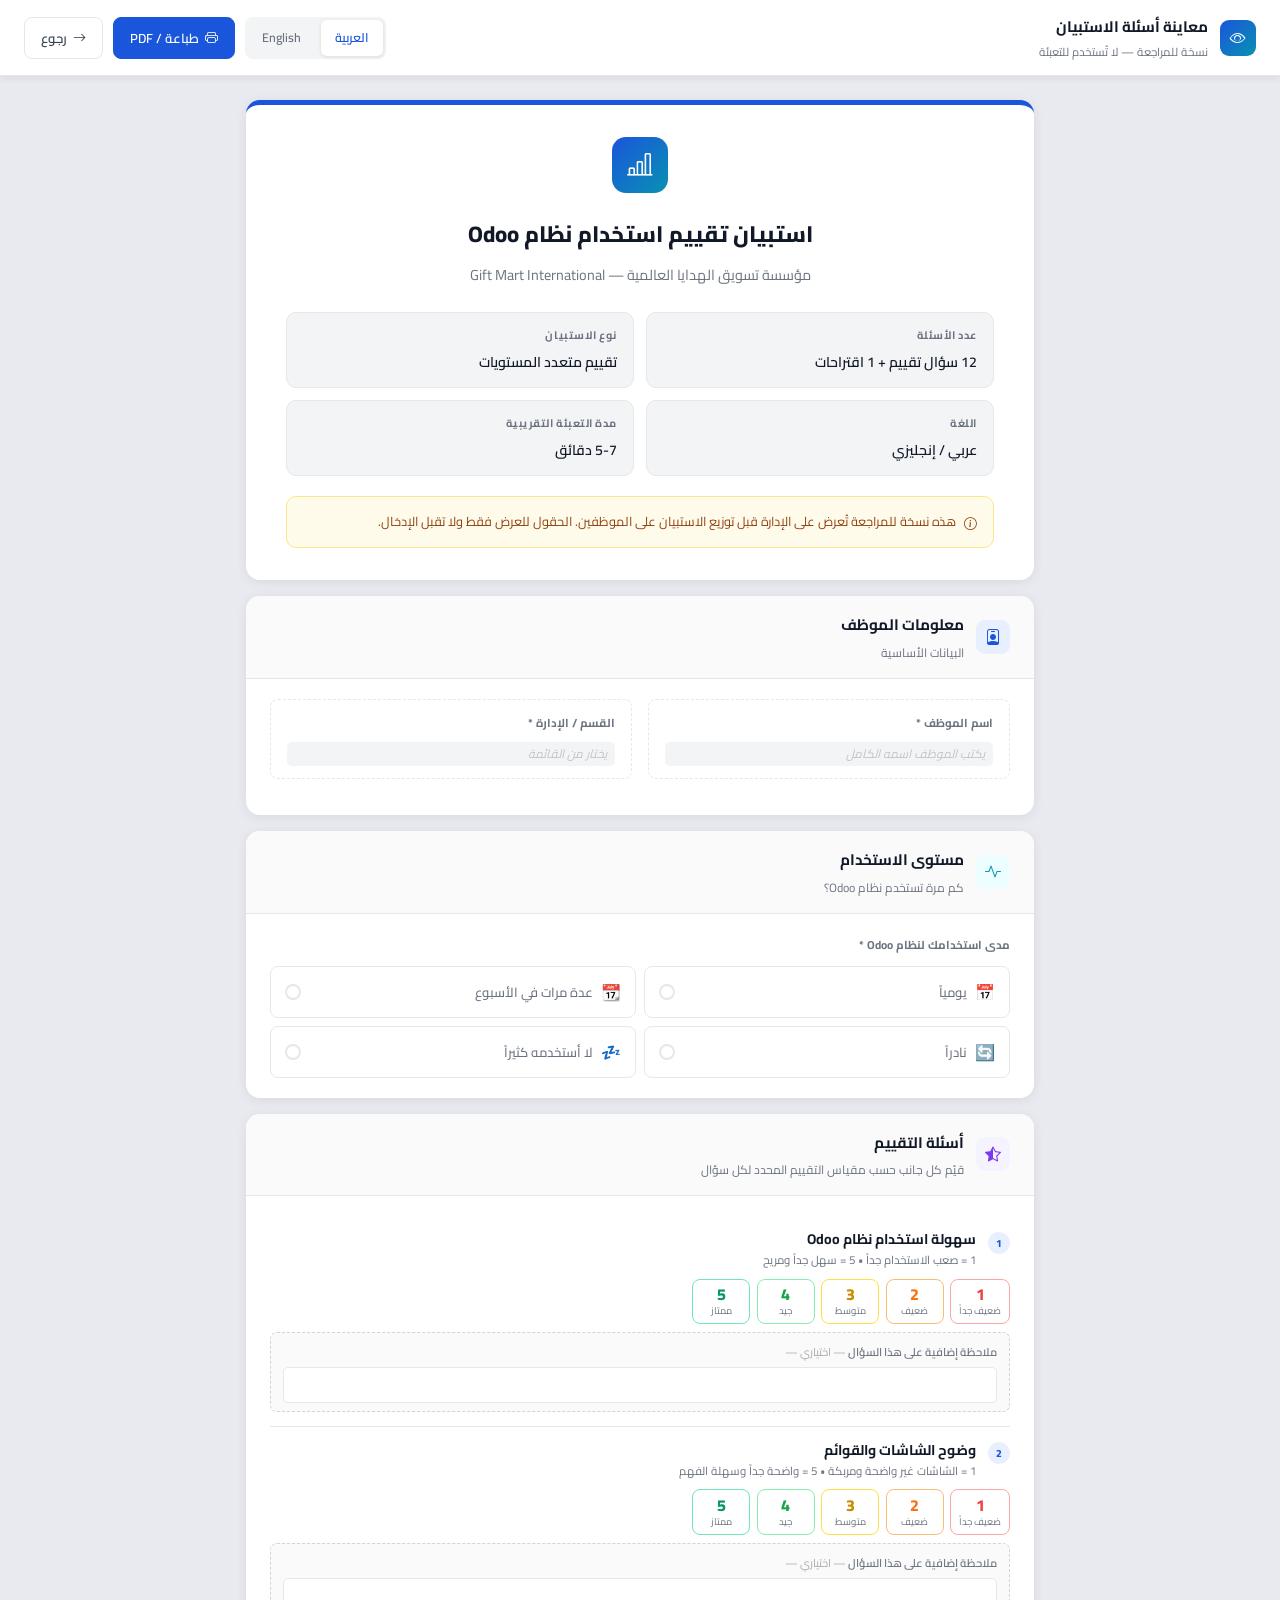
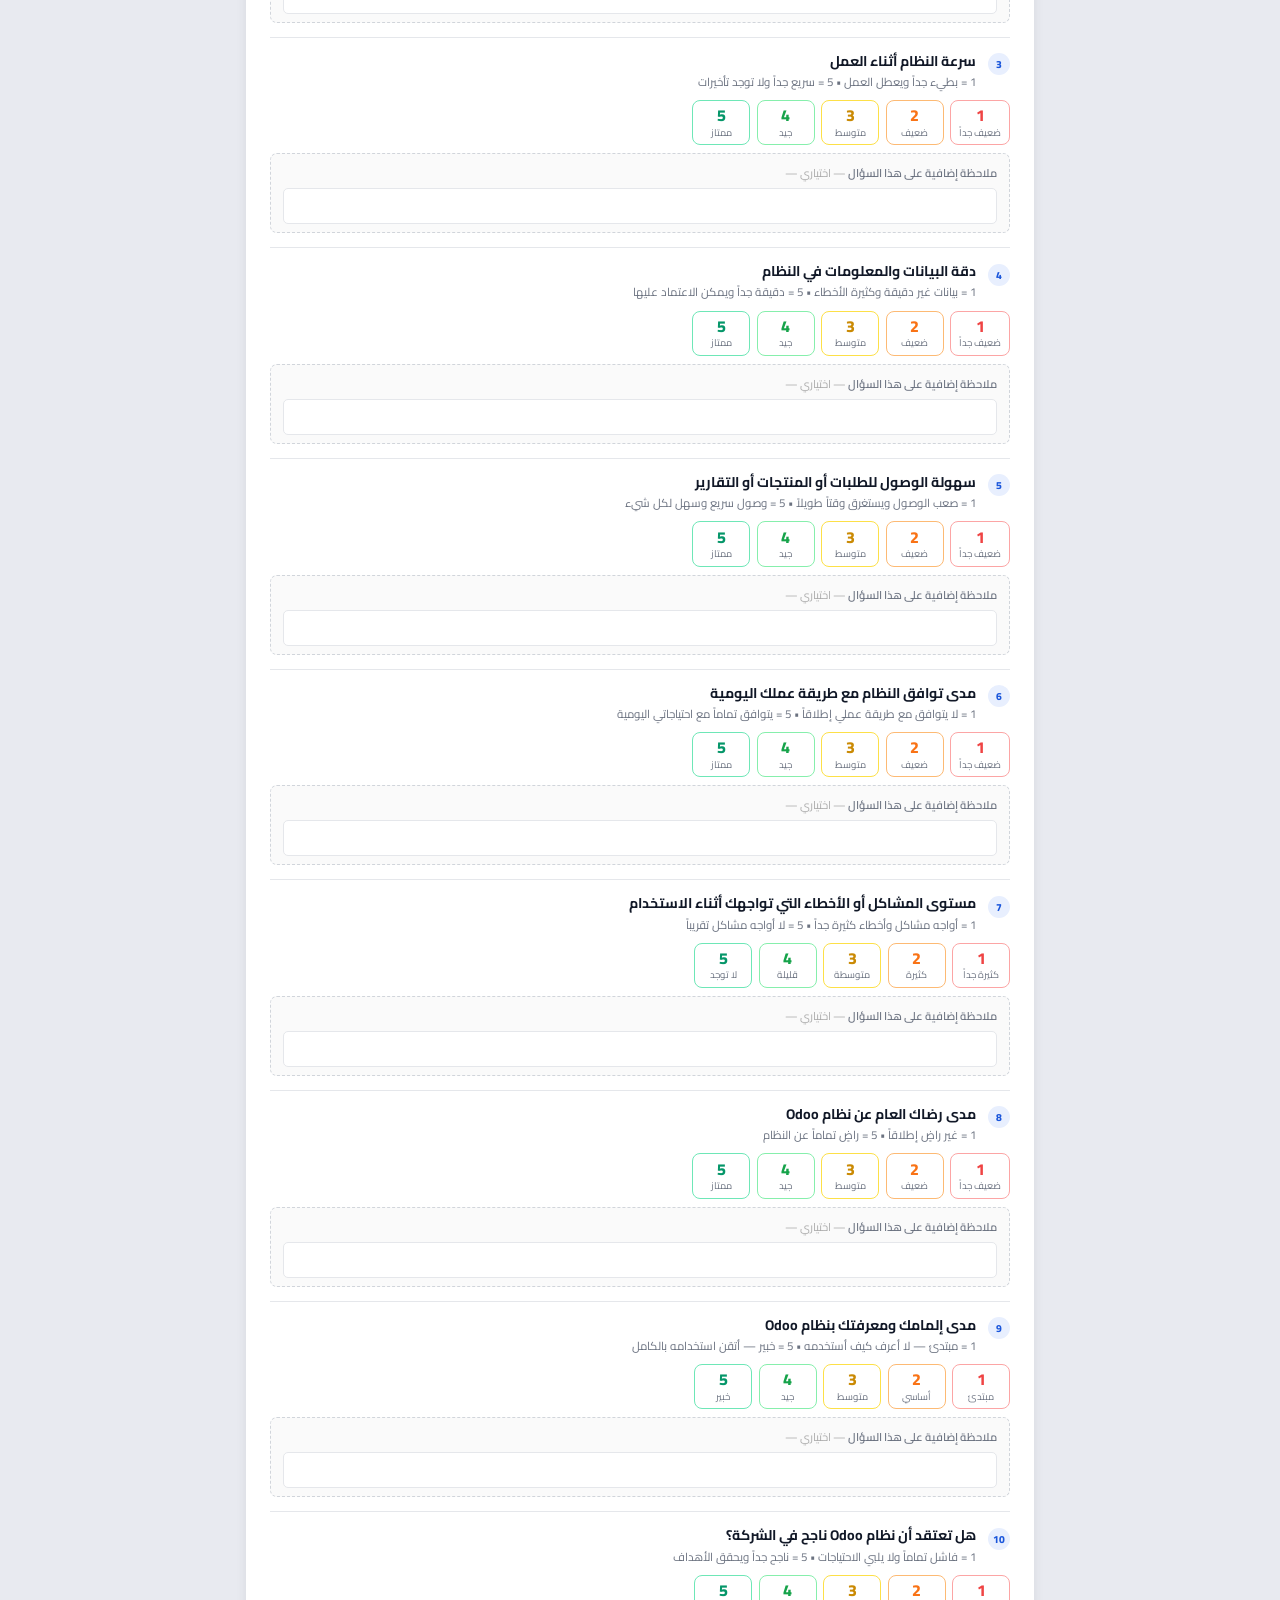
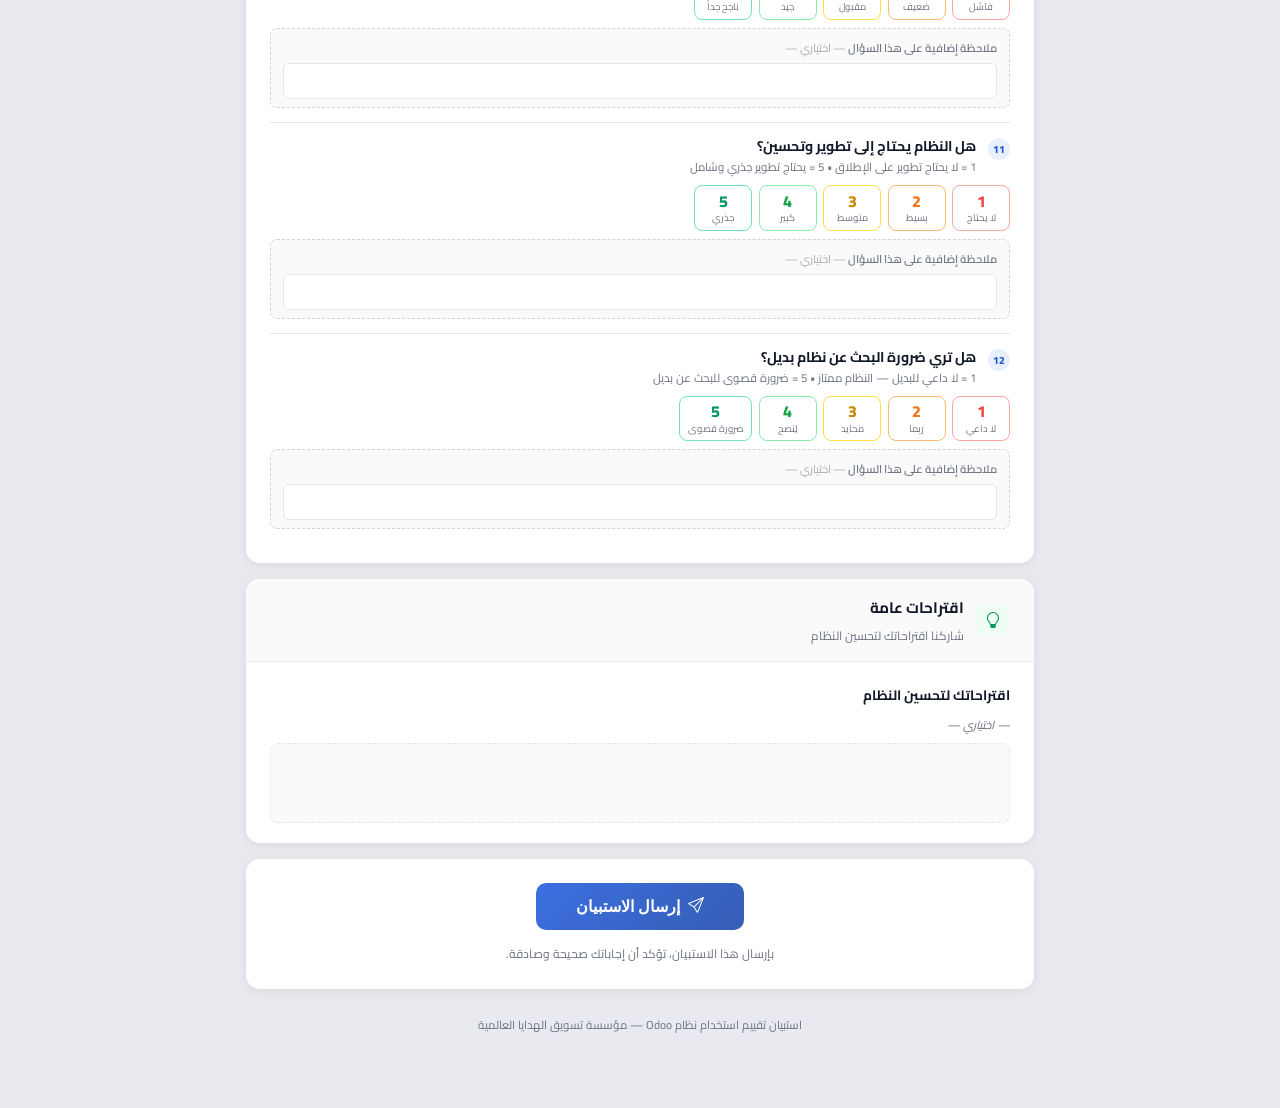
<file: survey-preview.html>
<!DOCTYPE html>
<html lang="ar" dir="rtl">
<head>
  <meta charset="UTF-8" />
  <meta name="viewport" content="width=device-width, initial-scale=1.0" />
  <title>معاينة أسئلة الاستبيان — Odoo Survey Preview</title>
  <link rel="stylesheet" href="https://cdn.jsdelivr.net/npm/bootstrap-icons@1.11.3/font/bootstrap-icons.min.css" />
  <style>
    @import url('https://fonts.googleapis.com/css2?family=Cairo:wght@400;500;600;700;800&family=Inter:wght@400;500;600;700&display=swap');

    :root {
      --primary: #1a56db;
      --accent: #0891b2;
      --success: #059669;
      --warning: #d97706;
      --danger: #dc2626;
      --text: #111827;
      --muted: #6b7280;
      --border: #e5e7eb;
      --bg: #f3f4f6;
    }

    * { box-sizing: border-box; margin: 0; padding: 0; }

    body {
      font-family: 'Cairo', sans-serif;
      color: var(--text);
      background: #e8eaf0;
      direction: rtl;
      font-size: 13px;
    }

    /* ── Screen Controls ── */
    .topbar {
      background: white;
      border-bottom: 1px solid var(--border);
      padding: 0.75rem 1.5rem;
      display: flex; align-items: center; justify-content: space-between;
      gap: 1rem; flex-wrap: wrap;
      position: sticky; top: 0; z-index: 100;
      box-shadow: 0 2px 8px rgba(0,0,0,0.07);
    }
    .topbar-brand { display: flex; align-items: center; gap: 0.75rem; }
    .topbar-icon {
      width: 36px; height: 36px;
      background: linear-gradient(135deg, var(--primary), var(--accent));
      border-radius: 9px; display: flex; align-items: center; justify-content: center;
      color: white; font-size: 1rem;
    }
    .topbar-brand h1 { font-size: 0.95rem; font-weight: 700; }
    .topbar-brand p  { font-size: 0.72rem; color: var(--muted); }
    .topbar-actions  { display: flex; gap: 0.6rem; flex-wrap: wrap; }

    .btn {
      display: inline-flex; align-items: center; gap: 0.4rem;
      padding: 0.5rem 1rem; border-radius: 8px; border: 1.5px solid;
      font-family: 'Cairo', sans-serif; font-size: 0.82rem; font-weight: 600;
      cursor: pointer; transition: all 0.2s; text-decoration: none;
    }
    .btn-primary { background: var(--primary); color: white; border-color: var(--primary); }
    .btn-primary:hover { background: #1342a8; }
    .btn-outline { background: white; color: #374151; border-color: var(--border); }
    .btn-outline:hover { border-color: var(--primary); color: var(--primary); background: #f0f4ff; }

    /* Language toggle */
    .lang-tabs {
      display: flex; gap: 0.4rem;
      background: var(--bg); border-radius: 8px; padding: 3px;
    }
    .lang-tab {
      padding: 0.3rem 0.875rem; border-radius: 6px; border: none;
      font-family: 'Cairo', sans-serif; font-size: 0.78rem; font-weight: 600;
      cursor: pointer; color: var(--muted); background: transparent;
      transition: all 0.2s;
    }
    .lang-tab.active { background: white; color: var(--primary); box-shadow: 0 1px 4px rgba(0,0,0,0.1); }

    /* ── Document ── */
    .doc-wrap {
      max-width: 820px;
      margin: 1.5rem auto;
      padding: 0 1rem 3rem;
    }

    /* Cover */
    .preview-cover {
      background: white; border-radius: 14px; padding: 2rem 2.5rem;
      margin-bottom: 1rem; box-shadow: 0 2px 12px rgba(0,0,0,0.07);
      border-top: 5px solid var(--primary);
      page-break-after: always;
    }
    .cover-logo {
      width: 56px; height: 56px;
      background: linear-gradient(135deg, var(--primary), var(--accent));
      border-radius: 14px; margin: 0 auto 1.25rem;
      display: flex; align-items: center; justify-content: center;
      font-size: 1.6rem; color: white;
    }
    .cover-title { font-size: 1.4rem; font-weight: 800; text-align: center; margin-bottom: 0.4rem; }
    .cover-sub   { font-size: 0.9rem; color: var(--muted); text-align: center; margin-bottom: 1.5rem; }

    .cover-info {
      display: grid; grid-template-columns: 1fr 1fr;
      gap: 0.75rem; margin-bottom: 1.25rem;
    }
    .cover-info-item {
      background: var(--bg); border-radius: 10px; padding: 0.75rem 1rem;
      border: 1px solid var(--border);
    }
    .cover-info-lbl { font-size: 0.68rem; font-weight: 700; color: var(--muted); text-transform: uppercase; letter-spacing: 0.05em; margin-bottom: 0.25rem; }
    .cover-info-val { font-size: 0.88rem; font-weight: 600; }

    .cover-note {
      background: #fffbeb; border: 1px solid #fde68a; border-radius: 10px;
      padding: 0.75rem 1rem; font-size: 0.8rem; color: #92400e;
      display: flex; align-items: flex-start; gap: 0.5rem;
    }

    /* Section Cards */
    .section-card {
      background: white; border-radius: 14px; margin-bottom: 1rem;
      box-shadow: 0 2px 12px rgba(0,0,0,0.07); overflow: hidden;
      page-break-inside: avoid;
    }
    .section-header {
      padding: 0.875rem 1.5rem;
      display: flex; align-items: center; gap: 0.75rem;
      border-bottom: 1px solid var(--border); background: #fafafa;
    }
    .section-icon {
      width: 34px; height: 34px; border-radius: 9px;
      display: flex; align-items: center; justify-content: center;
      font-size: 1rem; flex-shrink: 0;
    }
    .icon-blue   { background: #e8effe; color: var(--primary); }
    .icon-cyan   { background: #ecfeff; color: var(--accent); }
    .icon-purple { background: #f5f3ff; color: #7c3aed; }
    .icon-green  { background: #f0fdf4; color: var(--success); }

    .section-header h2 { font-size: 0.95rem; font-weight: 700; }
    .section-header p  { font-size: 0.75rem; color: var(--muted); margin-top: 0.1rem; }

    .section-body { padding: 1.25rem 1.5rem; }

    /* Info Fields (read-only display) */
    .field-row { display: grid; grid-template-columns: 1fr 1fr; gap: 1rem; margin-bottom: 1rem; }
    .field-display {
      border: 1.5px dashed var(--border); border-radius: 8px;
      padding: 0.75rem 1rem;
    }
    .field-label { font-size: 0.72rem; font-weight: 700; color: var(--muted); margin-bottom: 0.5rem; }
    .field-placeholder {
      height: 24px; background: var(--bg); border-radius: 5px;
      display: flex; align-items: center; padding: 0 0.5rem;
      font-size: 0.75rem; color: #c4c4c4; font-style: italic;
    }

    /* Usage Options */
    .usage-grid { display: grid; grid-template-columns: 1fr 1fr; gap: 0.5rem; }
    .usage-opt {
      border: 1.5px solid var(--border); border-radius: 8px;
      padding: 0.625rem 0.875rem;
      display: flex; align-items: center; gap: 0.5rem;
      font-size: 0.82rem; font-weight: 500; color: var(--muted);
    }
    .usage-opt-icon { font-size: 1rem; }
    .usage-radio {
      width: 16px; height: 16px; border-radius: 50%;
      border: 2px solid var(--border); margin-inline-start: auto; flex-shrink: 0;
    }

    /* Rating Questions */
    .rating-q {
      padding: 0.875rem 0;
      border-bottom: 1px solid var(--border);
    }
    .rating-q:last-child { border-bottom: none; }

    .rating-q-top {
      display: flex; align-items: flex-start; gap: 0.75rem; margin-bottom: 0.625rem;
    }
    .q-num {
      width: 22px; height: 22px; border-radius: 50%;
      background: #e8effe; color: var(--primary);
      font-size: 0.65rem; font-weight: 800;
      display: flex; align-items: center; justify-content: center; flex-shrink: 0;
      margin-top: 0.1rem;
    }
    .q-text { flex: 1; }
    .q-label { font-size: 0.88rem; font-weight: 700; color: var(--text); line-height: 1.3; }
    .q-hint  { font-size: 0.72rem; color: var(--muted); margin-top: 0.25rem; line-height: 1.4; }

    /* Scale Buttons */
    .scale-row { display: flex; gap: 0.4rem; flex-wrap: wrap; }
    .scale-btn {
      display: flex; flex-direction: column; align-items: center;
      min-width: 58px; padding: 0.4rem 0.5rem;
      border: 1.5px solid var(--border); border-radius: 8px;
      background: white;
    }
    .scale-num { font-size: 1rem; font-weight: 800; color: var(--muted); line-height: 1; }
    .scale-lbl { font-size: 0.6rem; color: var(--muted); text-align: center; margin-top: 0.2rem; max-width: 56px; line-height: 1.2; }

    /* Scale colors preview */
    .scale-btn[data-v="1"] { border-color: #fca5a5; }
    .scale-btn[data-v="1"] .scale-num { color: #ef4444; }
    .scale-btn[data-v="2"] { border-color: #fdba74; }
    .scale-btn[data-v="2"] .scale-num { color: #f97316; }
    .scale-btn[data-v="3"] { border-color: #fde047; }
    .scale-btn[data-v="3"] .scale-num { color: #ca8a04; }
    .scale-btn[data-v="4"] { border-color: #86efac; }
    .scale-btn[data-v="4"] .scale-num { color: #16a34a; }
    .scale-btn[data-v="5"] { border-color: #6ee7b7; }
    .scale-btn[data-v="5"] .scale-num { color: #059669; }

    .note-box-preview {
      margin-top: 0.5rem;
      border: 1.5px dashed #d1d5db; border-radius: 7px;
      padding: 0.5rem 0.75rem;
      background: #fafafa;
    }
    .note-box-lbl { font-size: 0.7rem; color: var(--muted); font-weight: 600; margin-bottom: 0.3rem; }
    .note-box-area { height: 36px; background: white; border-radius: 5px; border: 1px solid #e5e7eb; }

    /* Text Question */
    .text-q { margin-bottom: 1rem; }
    .text-q:last-child { margin-bottom: 0; }
    .text-q-label { font-size: 0.85rem; font-weight: 700; margin-bottom: 0.4rem; }
    .text-q-hint  { font-size: 0.72rem; color: var(--muted); margin-bottom: 0.4rem; font-style: italic; }
    .text-q-area  {
      border: 1.5px dashed var(--border); border-radius: 8px;
      padding: 0.5rem 0.75rem; min-height: 60px; background: #fafafa;
    }

    /* Submit preview */
    .submit-preview {
      background: white; border-radius: 14px; padding: 1.5rem;
      margin-bottom: 1rem; box-shadow: 0 2px 12px rgba(0,0,0,0.07);
      text-align: center;
    }
    .submit-btn-preview {
      display: inline-flex; align-items: center; gap: 0.5rem;
      padding: 0.875rem 2.5rem;
      background: linear-gradient(135deg, var(--primary), #1342a8);
      color: white; border-radius: 10px;
      font-size: 1rem; font-weight: 700;
      border: none; cursor: default; opacity: 0.85;
    }
    .submit-note-preview { font-size: 0.75rem; color: var(--muted); margin-top: 0.75rem; }

    /* Page number footer */
    .preview-footer {
      text-align: center; font-size: 0.72rem; color: var(--muted);
      margin-top: 0.5rem; padding-top: 0.5rem;
      border-top: 1px solid var(--border);
    }

    /* ── Print ── */
    @media print {
      body { background: white; }
      .topbar { display: none !important; }
      .doc-wrap { margin: 0; padding: 0; max-width: 100%; }
      .section-card, .preview-cover, .submit-preview {
        box-shadow: none; border-radius: 0; margin-bottom: 0;
        border: 1px solid #ddd;
      }
      .preview-cover { page-break-after: always; }
      .section-card { page-break-inside: avoid; }
      * { -webkit-print-color-adjust: exact !important; print-color-adjust: exact !important; }
    }
  </style>
</head>
<body>

<!-- Top Bar -->
<div class="topbar">
  <div class="topbar-brand">
    <div class="topbar-icon"><i class="bi bi-eye"></i></div>
    <div>
      <h1 id="tb-title">معاينة أسئلة الاستبيان</h1>
      <p id="tb-sub">نسخة للمراجعة — لا تُستخدم للتعبئة</p>
    </div>
  </div>
  <div class="topbar-actions">
    <div class="lang-tabs">
      <button class="lang-tab active" onclick="setLang('ar')">العربية</button>
      <button class="lang-tab" onclick="setLang('en')">English</button>
    </div>
    <button class="btn btn-primary" onclick="window.print()">
      <i class="bi bi-printer"></i> <span id="btn-print">طباعة / PDF</span>
    </button>
    <a href="dashboard.html" class="btn btn-outline">
      <i class="bi bi-arrow-right"></i> <span id="btn-back">رجوع</span>
    </a>
  </div>
</div>

<!-- Document -->
<div class="doc-wrap" id="doc-wrap"></div>

<script>
/* ══ CONTENT ══ */
const CONTENT = {
  ar: {
    dir: 'rtl', font: "'Cairo', sans-serif",
    tbTitle: 'معاينة أسئلة الاستبيان',
    tbSub: 'نسخة للمراجعة — لا تُستخدم للتعبئة',
    btnPrint: 'طباعة / PDF', btnBack: 'رجوع',
    coverTitle: 'استبيان تقييم استخدام نظام Odoo',
    coverSub: 'مؤسسة تسويق الهدايا العالمية — Gift Mart International',
    coverNote: 'هذه نسخة للمراجعة تُعرض على الإدارة قبل توزيع الاستبيان على الموظفين. الحقول للعرض فقط ولا تقبل الإدخال.',
    coverInfoLabels: ['عدد الأسئلة','نوع الاستبيان','اللغة','مدة التعبئة التقريبية'],
    coverInfoVals: ['12 سؤال تقييم + 1 اقتراحات','تقييم متعدد المستويات','عربي / إنجليزي','5-7 دقائق'],

    s1Title: 'معلومات الموظف', s1Sub: 'البيانات الأساسية',
    lblName: 'اسم الموظف *', lblDept: 'القسم / الإدارة *',
    namePh: 'يكتب الموظف اسمه الكامل', deptPh: 'يختار من القائمة',

    s2Title: 'مستوى الاستخدام', s2Sub: 'كم مرة تستخدم نظام Odoo؟',
    lblUsage: 'مدى استخدامك لنظام Odoo *',
    usageOpts: [
      {icon:'📅', label:'يومياً'},
      {icon:'📆', label:'عدة مرات في الأسبوع'},
      {icon:'🔄', label:'نادراً'},
      {icon:'💤', label:'لا أستخدمه كثيراً'},
    ],

    s3Title: 'أسئلة التقييم', s3Sub: 'قيّم كل جانب حسب مقياس التقييم المحدد لكل سؤال',
    noteLabel: 'ملاحظة إضافية على هذا السؤال', noteHint: '— اختياري —',

    ratingQs: [
      { label:'سهولة استخدام نظام Odoo', hint:'1 = صعب الاستخدام جداً  •  5 = سهل جداً ومريح', type:'standard' },
      { label:'وضوح الشاشات والقوائم', hint:'1 = الشاشات غير واضحة ومربكة  •  5 = واضحة جداً وسهلة الفهم', type:'standard' },
      { label:'سرعة النظام أثناء العمل', hint:'1 = بطيء جداً ويعطل العمل  •  5 = سريع جداً ولا توجد تأخيرات', type:'standard' },
      { label:'دقة البيانات والمعلومات في النظام', hint:'1 = بيانات غير دقيقة وكثيرة الأخطاء  •  5 = دقيقة جداً ويمكن الاعتماد عليها', type:'standard' },
      { label:'سهولة الوصول للطلبات أو المنتجات أو التقارير', hint:'1 = صعب الوصول ويستغرق وقتاً طويلاً  •  5 = وصول سريع وسهل لكل شيء', type:'standard' },
      { label:'مدى توافق النظام مع طريقة عملك اليومية', hint:'1 = لا يتوافق مع طريقة عملي إطلاقاً  •  5 = يتوافق تماماً مع احتياجاتي اليومية', type:'standard' },
      { label:'مستوى المشاكل أو الأخطاء التي تواجهك أثناء الاستخدام', hint:'1 = أواجه مشاكل وأخطاء كثيرة جداً  •  5 = لا أواجه مشاكل تقريباً', type:'problem' },
      { label:'مدى رضاك العام عن نظام Odoo', hint:'1 = غير راضٍ إطلاقاً  •  5 = راضٍ تماماً عن النظام', type:'standard' },
      { label:'مدى إلمامك ومعرفتك بنظام Odoo', hint:'1 = مبتدئ — لا أعرف كيف أستخدمه  •  5 = خبير — أتقن استخدامه بالكامل', type:'knowledge' },
      { label:'هل تعتقد أن نظام Odoo ناجح في الشركة؟', hint:'1 = فاشل تماماً ولا يلبي الاحتياجات  •  5 = ناجح جداً ويحقق الأهداف', type:'success' },
      { label:'هل النظام يحتاج إلى تطوير وتحسين؟', hint:'1 = لا يحتاج تطوير على الإطلاق  •  5 = يحتاج تطوير جذري وشامل', type:'development' },
      { label:'هل تري ضرورة البحث عن نظام بديل؟', hint:'1 = لا داعي للبديل — النظام ممتاز  •  5 = ضرورة قصوى للبحث عن بديل', type:'alternative' },
    ],

    scales: {
      standard:    {1:'ضعيف جداً',2:'ضعيف',3:'متوسط',4:'جيد',5:'ممتاز'},
      problem:     {1:'كثيرة جداً',2:'كثيرة',3:'متوسطة',4:'قليلة',5:'لا توجد'},
      knowledge:   {1:'مبتدئ',2:'أساسي',3:'متوسط',4:'جيد',5:'خبير'},
      success:     {1:'فاشل',2:'ضعيف',3:'مقبول',4:'جيد',5:'ناجح جداً'},
      development: {1:'لا يحتاج',2:'بسيط',3:'متوسط',4:'كبير',5:'جذري'},
      alternative: {1:'لا داعي',2:'ربما',3:'محايد',4:'يُنصح',5:'ضرورة قصوى'},
    },

    s4Title: 'اقتراحات عامة', s4Sub: 'شاركنا اقتراحاتك لتحسين النظام',
    sugLabel: 'اقتراحاتك لتحسين النظام',
    sugHint: '— اختياري —',

    submitLabel: 'إرسال الاستبيان',
    submitNote: 'بإرسال هذا الاستبيان، تؤكد أن إجاباتك صحيحة وصادقة.',
    footerNote: 'استبيان تقييم استخدام نظام Odoo — مؤسسة تسويق الهدايا العالمية',
  },

  en: {
    dir: 'ltr', font: "'Inter', sans-serif",
    tbTitle: 'Survey Questions Preview',
    tbSub: 'Review copy — not for submission',
    btnPrint: 'Print / PDF', btnBack: 'Back',
    coverTitle: 'Odoo Usage Evaluation Survey',
    coverSub: 'Gift Mart International — مؤسسة تسويق الهدايا العالمية',
    coverNote: 'This is a management review copy shown before distributing the survey to employees. Fields are for display only.',
    coverInfoLabels: ['Questions','Survey Type','Language','Est. Completion Time'],
    coverInfoVals: ['12 rating questions + suggestions','Multi-level evaluation','Arabic / English','5-7 minutes'],

    s1Title: 'Employee Information', s1Sub: 'Basic details',
    lblName: 'Employee Name *', lblDept: 'Department *',
    namePh: 'Employee writes full name', deptPh: 'Select from list',

    s2Title: 'Usage Level', s2Sub: 'How often do you use Odoo?',
    lblUsage: 'How often do you use Odoo *',
    usageOpts: [
      {icon:'📅', label:'Daily'},
      {icon:'📆', label:'Several times a week'},
      {icon:'🔄', label:'Rarely'},
      {icon:'💤', label:"Don't use it much"},
    ],

    s3Title: 'Rating Questions', s3Sub: 'Rate each aspect according to its specific scale',
    noteLabel: 'Additional note on this question', noteHint: '— Optional —',

    ratingQs: [
      { label:'Ease of use of Odoo', hint:'1 = Very hard to use  •  5 = Very easy and comfortable', type:'standard' },
      { label:'Clarity of screens and menus', hint:'1 = Screens are unclear and confusing  •  5 = Very clear and easy to understand', type:'standard' },
      { label:'System speed during work', hint:'1 = Very slow, disrupts work  •  5 = Very fast, no delays', type:'standard' },
      { label:'Accuracy of data and information', hint:'1 = Inaccurate data, many errors  •  5 = Very accurate and reliable', type:'standard' },
      { label:'Ease of accessing orders, products, or reports', hint:'1 = Hard to access, takes too long  •  5 = Fast and easy access to everything', type:'standard' },
      { label:'Alignment of the system with your daily workflow', hint:'1 = Does not fit my workflow at all  •  5 = Perfectly fits my daily needs', type:'standard' },
      { label:'Level of problems or errors you encounter', hint:'1 = I face many problems and errors  •  5 = Almost no problems at all', type:'problem' },
      { label:'Your overall satisfaction with Odoo', hint:'1 = Not satisfied at all  •  5 = Completely satisfied', type:'standard' },
      { label:'Your familiarity and knowledge of Odoo', hint:"1 = Beginner — don't know how to use it  •  5 = Expert — fully proficient", type:'knowledge' },
      { label:'Do you think Odoo is successful in the company?', hint:'1 = Complete failure, does not meet needs  •  5 = Very successful, achieves all goals', type:'success' },
      { label:'Does the system need development and improvement?', hint:'1 = No development needed at all  •  5 = Radical and comprehensive development needed', type:'development' },
      { label:'Do you see a need to look for an alternative system?', hint:'1 = No need for alternative — system is excellent  •  5 = Critical need to find alternative', type:'alternative' },
    ],

    scales: {
      standard:    {1:'Very Poor',2:'Poor',3:'Average',4:'Good',5:'Excellent'},
      problem:     {1:'Very Many',2:'Many',3:'Moderate',4:'Few',5:'None'},
      knowledge:   {1:'Beginner',2:'Basic',3:'Intermediate',4:'Good',5:'Expert'},
      success:     {1:'Failure',2:'Poor',3:'Acceptable',4:'Good',5:'Very Successful'},
      development: {1:'Not Needed',2:'Minor',3:'Moderate',4:'Major',5:'Radical'},
      alternative: {1:'Not Needed',2:'Maybe',3:'Neutral',4:'Recommended',5:'Critical'},
    },

    s4Title: 'General Suggestions', s4Sub: 'Share your suggestions to improve the system',
    sugLabel: 'Your suggestions to improve the system',
    sugHint: '— Optional —',

    submitLabel: 'Submit Survey',
    submitNote: 'By submitting, you confirm your answers are accurate and honest.',
    footerNote: 'Odoo Usage Evaluation Survey — Gift Mart International',
  },
};

/* ══ STATE ══ */
let currentLang = 'ar';

/* ══ RENDER ══ */
function setLang(lang) {
  currentLang = lang;
  document.querySelectorAll('.lang-tab').forEach(t => t.classList.toggle('active', t.textContent.includes(lang==='ar'?'العربية':'English')));
  render();
}

function render() {
  const C = CONTENT[currentLang];
  const isAr = currentLang === 'ar';

  document.documentElement.setAttribute('dir', C.dir);
  document.documentElement.setAttribute('lang', currentLang);
  document.body.style.fontFamily = C.font;

  document.getElementById('tb-title').textContent   = C.tbTitle;
  document.getElementById('tb-sub').textContent     = C.tbSub;
  document.getElementById('btn-print').textContent  = C.btnPrint;
  document.getElementById('btn-back').textContent   = C.btnBack;

  const wrap = document.getElementById('doc-wrap');

  // Cover
  const coverInfo = C.coverInfoLabels.map((lbl,i) => `
    <div class="cover-info-item">
      <div class="cover-info-lbl">${lbl}</div>
      <div class="cover-info-val">${C.coverInfoVals[i]}</div>
    </div>`).join('');

  // Section 1: Employee Info
  const sec1 = `
    <div class="section-card">
      <div class="section-header">
        <div class="section-icon icon-blue"><i class="bi bi-person-badge"></i></div>
        <div><h2>${C.s1Title}</h2><p>${C.s1Sub}</p></div>
      </div>
      <div class="section-body">
        <div class="field-row">
          <div class="field-display">
            <div class="field-label">${C.lblName}</div>
            <div class="field-placeholder">${C.namePh}</div>
          </div>
          <div class="field-display">
            <div class="field-label">${C.lblDept}</div>
            <div class="field-placeholder">${C.deptPh}</div>
          </div>
        </div>
      </div>
    </div>`;

  // Section 2: Usage
  const usageOpts = C.usageOpts.map(o => `
    <div class="usage-opt">
      <span class="usage-opt-icon">${o.icon}</span>
      <span>${o.label}</span>
      <span class="usage-radio"></span>
    </div>`).join('');

  const sec2 = `
    <div class="section-card">
      <div class="section-header">
        <div class="section-icon icon-cyan"><i class="bi bi-activity"></i></div>
        <div><h2>${C.s2Title}</h2><p>${C.s2Sub}</p></div>
      </div>
      <div class="section-body">
        <div class="field-label" style="margin-bottom:0.625rem;">${C.lblUsage}</div>
        <div class="usage-grid">${usageOpts}</div>
      </div>
    </div>`;

  // Section 3: Rating Questions
  const ratingQsHtml = C.ratingQs.map((q, i) => {
    const scale = C.scales[q.type] || C.scales.standard;
    const scaleBtns = [1,2,3,4,5].map(v => `
      <div class="scale-btn" data-v="${v}">
        <div class="scale-num">${v}</div>
        <div class="scale-lbl">${scale[v]}</div>
      </div>`).join('');

    return `
      <div class="rating-q">
        <div class="rating-q-top">
          <div class="q-num">${i+1}</div>
          <div class="q-text">
            <div class="q-label">${q.label}</div>
            <div class="q-hint">${q.hint}</div>
          </div>
        </div>
        <div class="scale-row">${scaleBtns}</div>
        <div class="note-box-preview">
          <div class="note-box-lbl">${C.noteLabel} <span style="font-weight:400;color:#aaa;">${C.noteHint}</span></div>
          <div class="note-box-area"></div>
        </div>
      </div>`;
  }).join('');

  const sec3 = `
    <div class="section-card">
      <div class="section-header">
        <div class="section-icon icon-purple"><i class="bi bi-star-half"></i></div>
        <div><h2>${C.s3Title}</h2><p>${C.s3Sub}</p></div>
      </div>
      <div class="section-body">${ratingQsHtml}</div>
    </div>`;

  // Section 4: Suggestions
  const sec4 = `
    <div class="section-card">
      <div class="section-header">
        <div class="section-icon icon-green"><i class="bi bi-lightbulb"></i></div>
        <div><h2>${C.s4Title}</h2><p>${C.s4Sub}</p></div>
      </div>
      <div class="section-body">
        <div class="text-q">
          <div class="text-q-label">${C.sugLabel}</div>
          <div class="text-q-hint">${C.sugHint}</div>
          <div class="text-q-area" style="min-height:80px;"></div>
        </div>
      </div>
    </div>`;

  // Submit preview
  const submitSec = `
    <div class="submit-preview">
      <button class="submit-btn-preview">
        <i class="bi bi-send"></i> ${C.submitLabel}
      </button>
      <p class="submit-note-preview">${C.submitNote}</p>
    </div>`;

  // Footer
  const footer = `<div class="preview-footer">${C.footerNote}</div>`;

  wrap.innerHTML = `
    <div class="preview-cover">
      <div class="cover-logo"><i class="bi bi-bar-chart-line"></i></div>
      <div class="cover-title">${C.coverTitle}</div>
      <div class="cover-sub">${C.coverSub}</div>
      <div class="cover-info">${coverInfo}</div>
      <div class="cover-note">
        <i class="bi bi-info-circle" style="flex-shrink:0;margin-top:2px;"></i>
        <span>${C.coverNote}</span>
      </div>
    </div>
    ${sec1}${sec2}${sec3}${sec4}${submitSec}${footer}`;
}

render();
</script>
</body>
</html>
</file>
